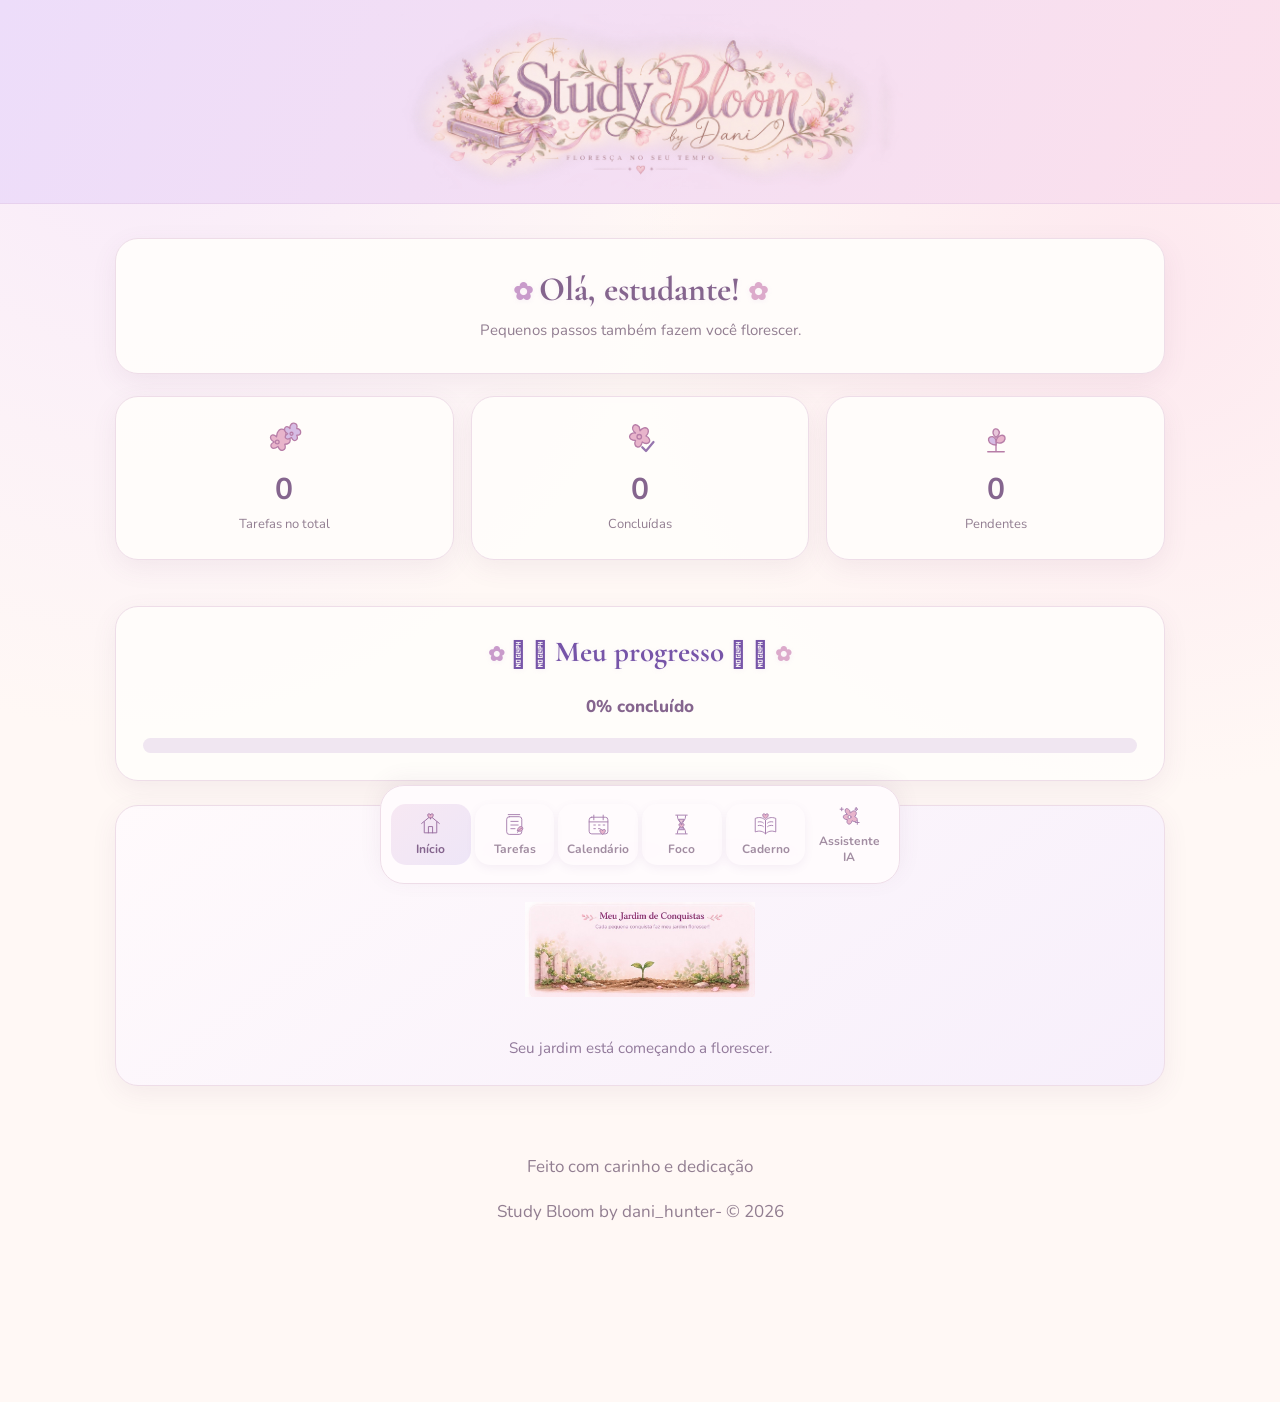
<file: index.html>
<!DOCTYPE html>
<html lang="pt-BR">
<head>
    <meta charset="UTF-8">
    <meta name="viewport" content="width=device-width, initial-scale=1.0">
    <title>Study Bloom ˗ˏˋ 🍒 ˎˊ˗ </title>
    <link rel="stylesheet" href="style.css">
</head>
<body>

<!-- BIBLIOTECA DE ÍCONES STUDY BLOOM -->
<svg xmlns="http://www.w3.org/2000/svg"
     style="position:absolute;width:0;height:0;overflow:hidden"
     aria-hidden="true">

  <!-- INÍCIO: casinha com flor -->
  <symbol id="icon-inicio" viewBox="0 0 48 48">
    <g fill="none" stroke="currentColor" stroke-width="1.8"
       stroke-linecap="round" stroke-linejoin="round">
      <path d="M7 22 24 8l17 14"/>
      <path d="M12 19v21h24V19"/>
      <path d="M20 40V28h8v12"/>
      <path d="M24 5c-5-5-9 2 0 8 9-6 5-13 0-8Z"
            fill="#E8B4CB"/>
      <path d="M24 13v-2"/>
    </g>
  </symbol>

  <!-- TAREFAS: lista com folhinha -->
  <symbol id="icon-tarefas" viewBox="0 0 48 48">
    <g fill="none" stroke="currentColor" stroke-width="1.8"
       stroke-linecap="round" stroke-linejoin="round">
      <rect x="9" y="9" width="29" height="34" rx="5"/>
      <path d="M17 18h14M17 25h14M17 32h8"/>
      <path d="M12 5h22"/>
      <path d="M30 36c-1-8 9-11 10-5 0 5-5 8-10 5Z"
            fill="#E8B4CB"/>
      <path d="M30 39c2-4 4-6 8-8"/>
    </g>
  </symbol>

  <!-- CALENDÁRIO: pequeno detalhe floral -->
  <symbol id="icon-calendario" viewBox="0 0 48 48">
    <g fill="none" stroke="currentColor" stroke-width="1.8"
       stroke-linecap="round" stroke-linejoin="round">
      <rect x="6" y="10" width="36" height="32" rx="5"/>
      <path d="M6 19h36M15 6v9M33 6v9"/>
      <path d="M15 25h3m6 0h3m6 0h3M15 32h3m6 0h3"/>
      <path d="M32 35c-5-5-9 2 0 8 9-6 5-13 0-8Z"
            fill="#E8B4CB"/>
    </g>
  </symbol>

  <!-- FOCO: ampulheta com folhas -->
  <symbol id="icon-foco" viewBox="0 0 48 48">
    <g fill="none" stroke="currentColor" stroke-width="1.8"
       stroke-linecap="round" stroke-linejoin="round">
      <path d="M13 6h22M13 42h22M16 7c0 9 5 11 8 17-3 6-8 8-8 17M32 7c0 9-5 11-8 17 3 6 8 8 8 17"/>
      <path d="M19 14h10l-5 8Z" fill="#E8C6DA"/>
      <path d="M19 34h10l-5-8Z" fill="#D6BCE4"/>
      <path d="M24 24c-5-5-8 2 0 6 8-4 5-11 0-6Z"
            fill="#E8B4CB"/>
    </g>
  </symbol>

  <!-- CADERNO: livro aberto e flor -->
  <symbol id="icon-caderno" viewBox="0 0 48 48">
    <g fill="none" stroke="currentColor" stroke-width="1.8"
       stroke-linecap="round" stroke-linejoin="round">
      <path d="M5 12c8-3 14-1 19 4v26c-5-5-11-7-19-4Z"/>
      <path d="M43 12c-8-3-14-1-19 4v26c5-5 11-7 19-4Z"/>
      <path d="M10 19c4-1 8 0 10 2M10 26c4-1 8 0 10 2M38 19c-4-1-8 0-10 2M38 26c-4-1-8 0-10 2"/>
      <path d="M24 5c-5-5-9 2 0 8 9-6 5-13 0-8Z"
            fill="#E8B4CB"/>
    </g>
  </symbol>

  <!-- ASSISTENTE: flor e pequenos brilhos -->
  <symbol id="icon-assistente" viewBox="0 0 48 48">
    <g fill="none" stroke="currentColor" stroke-width="1.8"
       stroke-linecap="round" stroke-linejoin="round">
      <path d="M24 12c-8-9-12 2-4 8-10-1-11 10 0 10-4 9 7 13 9 2 8 6 15-3 5-8 8-8-1-16-8-7Z"
            fill="#E8B4CB"/>
      <circle cx="24" cy="25" r="3" fill="#FFF8F5"/>
      <path d="M9 7v6M6 10h6M39 32v7M35.5 35.5h7"/>
      <path d="m37 7 1 2 2 1-2 1-1 2-1-2-2-1 2-1Z"
            fill="#D6BCE4"/>
    </g>
  </symbol>

  <!-- TOTAL: conjunto floral -->
  <symbol id="icon-total" viewBox="0 0 48 48">
    <g fill="none" stroke="currentColor" stroke-width="1.7"
       stroke-linecap="round" stroke-linejoin="round">
      <path d="M14 21c-7-7-12 2-3 7-9 4-3 12 5 6 3 9 12 5 9-3 9 0 10-10 1-11 3-9-7-13-11-4Z"
            fill="#E8B4CB"/>
      <circle cx="15" cy="28" r="2.5"/>
      <path d="M32 10c-6-7-11 2-3 7-7 4-2 10 5 5 3 8 10 3 7-3 7 0 7-8 0-9 2-7-6-10-9-3Z"
            fill="#D6BCE4"/>
      <circle cx="34" cy="17" r="2"/>
    </g>
  </symbol>

  <!-- CONCLUÍDAS: flor com confirmação -->
  <symbol id="icon-concluidas" viewBox="0 0 48 48">
    <g fill="none" stroke="currentColor" stroke-width="1.8"
       stroke-linecap="round" stroke-linejoin="round">
      <path d="M23 8c-7-8-13 2-5 8-10-1-11 10 0 10-4 9 7 13 9 2 8 6 15-3 5-8 8-8-1-16-8-7Z"
            fill="#E8B4CB"/>
      <circle cx="23" cy="21" r="3"/>
      <path d="m27 35 5 5 10-12" stroke="#9675AE" stroke-width="3"/>
    </g>
  </symbol>

  <!-- PENDENTES: botão floral em crescimento -->
  <symbol id="icon-pendentes" viewBox="0 0 48 48">
    <g fill="none" stroke="currentColor" stroke-width="1.8"
       stroke-linecap="round" stroke-linejoin="round">
      <path d="M24 40V24"/>
      <path d="M24 32c-12-1-13-12-4-11 4 2 5 6 4 11Z"
            fill="#D6BCE4"/>
      <path d="M24 28c1-10 13-12 12-4-1 5-7 7-12 4Z"
            fill="#E8B4CB"/>
      <path d="M24 22c-8-7-2-15 3-10 3 3 1 7-3 10Z"
            fill="#E8C6DA"/>
      <path d="M13 41h22"/>
    </g>
  </symbol>
</svg>

    <header class="topo">
    <img
        src="C63B5242-986A-4EAE-A647-ECEAA6ABEFCC.png"
        alt="Study Bloom by Dani — Floresça no seu tempo"
        class="logo-bloom"
    >
</header>

    <main class="painel">
    <section id="inicio" class="aba-conteudo ativa">

        <section class="boas-vindas">
            <h2>Olá, estudante! </h2>
            <p>Pequenos passos também fazem você florescer.</p>
        </section>

        <section class="resumo">
            
<div class="cartao">
    <svg class="icone-bloom"><use href="#icon-total"/></svg>
    <h3 id="total-tarefas">0</h3>
    <p>Tarefas no total</p>
</div>

<div class="cartao">
    <svg class="icone-bloom"><use href="#icon-concluidas"/></svg>
    <h3 id="tarefas-concluidas">0</h3>
    <p>Concluídas</p>
</div>

<div class="cartao">
    <svg class="icone-bloom"><use href="#icon-pendentes"/></svg>
    <h3 id="tarefas-pendentes">0</h3>
    <p>Pendentes</p>
</div>

        </section>
            
<section class="progresso">
    <h2>𓆝 𓆟 Meu progresso 𓆞 𓆝 </h2>
    <p id="texto-progresso">0% concluído</p>

        <div class="barra-fundo">
        <div id="barra-progresso"></div>
    </div>
</section>

<!-- Jardim de Conquistas: apenas na aba Início -->
<section class="jardim-conquistas">
    <h2>Meu Jardim de Conquistas</h2>

    <img
        id="imagem-jardim"
        src="jardim-0.png.jpg"
        alt="Ilustração do jardim no início do progresso"
        class="imagem-jardim"
    >

    <p id="mensagem-jardim">
        Cada pequena conquista faz o jardim florescer.
    </p>
</section>

        
</section>

<section id="calendario" class="aba-conteudo">


    <section class="calendario">
    <h2>Meu calendário de estudos</h2>

    <div class="controles-calendario">
        <button id="mes-anterior">◀</button>
        <h3 id="mes-ano"></h3>
        <button id="proximo-mes">▶</button>
    </div>

    <div id="dias-semana" class="dias-semana">
        <span>Dom</span>
        <span>Seg</span>
        <span>Ter</span>
        <span>Qua</span>
        <span>Qui</span>
        <span>Sex</span>
        <span>Sáb</span>
    </div>

    <div id="dias-calendario" class="dias-calendario"></div>

    <div class="planejamento-dia">
        <h3 id="data-selecionada">Escolha um dia 🪷</h3>

        <input
            type="text"
            id="tarefa-calendario"
            placeholder="O que você vai estudar?"
        >

        <button id="adicionar-calendario">
            + Adicionar estudo
        </button>

        <ul id="lista-calendario"></ul>
    </div>
</section>
</section>
<section id="foco" class="aba-conteudo">
    <section class="pomodoro">
<h2>⏱️ Hora de florescer!</h2>

<p id="modo-pomodoro">Hora de estudar ♡</p>

<div id="cronometro">25:00</div>

<div class="botoes-pomodoro">
<button id="iniciar-pomodoro">▶️ Iniciar</button>
<button id="reiniciar-pomodoro">🔄 Reiniciar</button>
</div>

<p id="mensagem-pomodoro">
Um passo de cada vez! 
</p>
</section>
</section>
        
        <section id="tarefas" class="aba-conteudo">
    <section class="tarefas">
            <h2>♡ Minhas tarefas ♡</h2>

            <form id="form-tarefa">
                <input
                    type="text"
                    id="nova-tarefa"
                    placeholder="O que você precisa estudar?"
                    aria-label="Nova tarefa"
                >
                <button type="submit">+ Adicionar</button>
            </form>

            <ul id="lista-tarefas">
                <li class="mensagem-vazia">
                    Suas tarefas aparecerão aqui! 🌸
                </li>
            </ul>
        </section>
        </section>
        
<!-- CADERNO DIGITAL 🌷 -->

<section id="caderno" class="aba-conteudo">

    <section class="caderno-digital">

        <h2>📚 Meu cantinho de anotações</h2>

        <p>
            Um espaço especial para guardar seus aprendizados. ♡
        </p>

        <div class="nova-anotacao">

            <input
                type="text"
                id="titulo-anotacao"
                placeholder="Nome da anotação..."
            >

            <select id="materia-anotacao">
                <option value="">Escolha uma matéria</option>
                <option value="Português">Português</option>
                <option value="Matemática">Matemática</option>
                <option value="História">História</option>
                <option value="Geografia">Geografia</option>
                <option value="Biologia">Biologia</option>
                <option value="Química">Química</option>
                <option value="Física">Física</option>
                <option value="Outra">Outra</option>
            </select>

            <textarea
                id="conteudo-anotacao"
                placeholder="Escreva suas anotações aqui..."
                rows="7"
            ></textarea>

            <button id="salvar-anotacao">
                🌷 Salvar anotação
            </button>

        </div>

        <div id="lista-anotacoes">

            <p class="mensagem-vazia">
                Seu caderninho está esperando suas primeiras anotações! 💗
            </p>

        </div>

    </section>

</section>

        <footer>
            <p>Feito com carinho e dedicação</p>
            <p>Study Bloom by dani_hunter- © 2026</p>
        </footer>

        
<nav class="menu-inferior" aria-label="Navegação principal">

    <button type="button" class="item-menu ativo" data-aba="inicio">
        <svg class="icone-bloom"><use href="#icon-inicio"/></svg>
        <span>Início</span>
    </button>

    <button type="button" class="item-menu" data-aba="tarefas">
        <svg class="icone-bloom"><use href="#icon-tarefas"/></svg>
        <span>Tarefas</span>
    </button>

    <button type="button" class="item-menu" data-aba="calendario">
        <svg class="icone-bloom"><use href="#icon-calendario"/></svg>
        <span>Calendário</span>
    </button>

    <button type="button" class="item-menu" data-aba="foco">
        <svg class="icone-bloom"><use href="#icon-foco"/></svg>
        <span>Foco</span>
    </button>

    <button type="button" class="item-menu" data-aba="caderno">
        <svg class="icone-bloom"><use href="#icon-caderno"/></svg>
        <span>Caderno</span>
    </button>

    <a href="assistente/index.html" class="item-menu item-assistente">
        <svg class="icone-bloom"><use href="#icon-assistente"/></svg>
        <span>Assistente IA</span>
    </a>

</nav>


    </main>
<script src="script.js"></script>
</body>
</html>
</file>
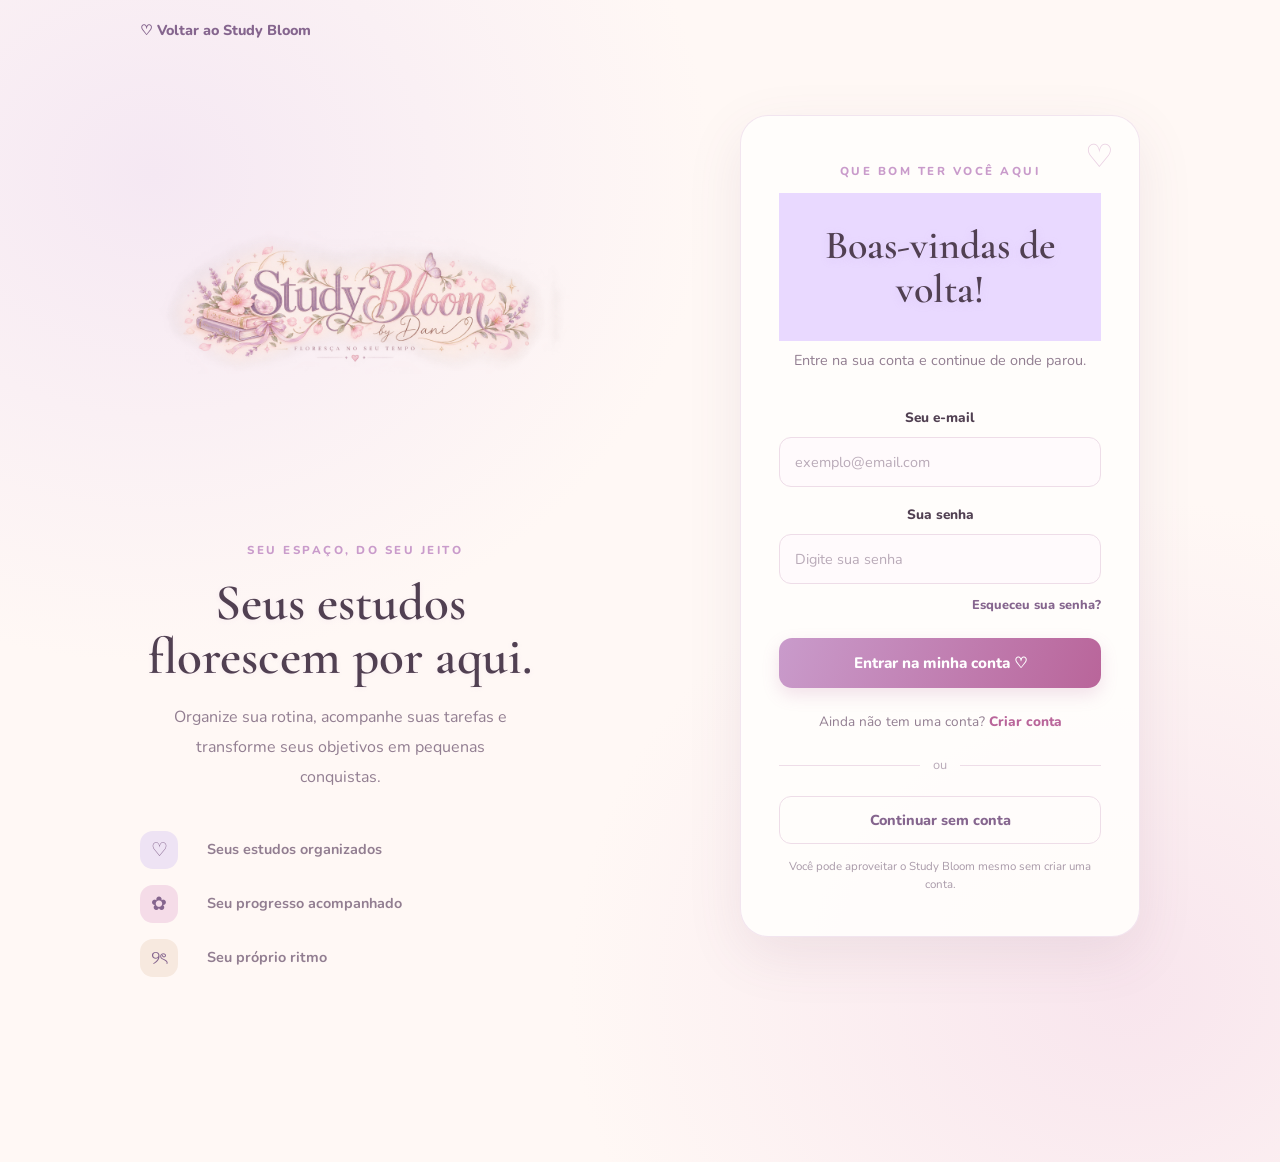
<file: conta.html>
<!DOCTYPE html>
<html lang="pt-BR">
<head>
    <meta charset="UTF-8">
    <meta name="viewport" content="width=device-width, initial-scale=1.0">
    <meta name="theme-color" content="#fff8f5">
    <title>Minha conta | Study Bloom</title>
    <link rel="stylesheet" href="style.css">
</head>

<body class="pagina-conta">

    <main class="conta-layout">

        <a href="index.html" class="conta-voltar">
            ♡ Voltar ao Study Bloom
        </a>

        <section class="conta-apresentacao">

            <img
                src="C63B5242-986A-4EAE-A647-ECEAA6ABEFCC.png"
                alt="Study Bloom"
                class="logo-conta"
            >

            <span class="conta-etiqueta">
                SEU ESPAÇO, DO SEU JEITO
            </span>

            <h2>Seus estudos florescem por aqui.</h2>

            <p>
                Organize sua rotina, acompanhe suas tarefas e
                transforme seus objetivos em pequenas conquistas.
            </p>

            <div class="conta-beneficios">
                <div class="conta-beneficio">
                    <span>♡</span>
                    <p>Seus estudos organizados</p>
                </div>

                <div class="conta-beneficio">
                    <span>✿</span>
                    <p>Seu progresso acompanhado</p>
                </div>

                <div class="conta-beneficio">
                    <span>୨ৎ</span>
                    <p>Seu próprio ritmo</p>
                </div>
            </div>

        </section>

        <section class="conta-cartao">

            <div class="conta-card-detalhe">♡</div>

            <span class="conta-etiqueta">
                QUE BOM TER VOCÊ AQUI
            </span>

            <h1>Boas-vindas de volta!</h1>

            <p class="conta-descricao">
                Entre na sua conta e continue de onde parou.
            </p>

            <form id="form-login">

                <label for="email-login">Seu e-mail</label>
                <input
                    type="email"
                    id="email-login"
                    placeholder="exemplo@email.com"
                    required
                >

                <label for="senha-login">Sua senha</label>
                <input
                    type="password"
                    id="senha-login"
                    placeholder="Digite sua senha"
                    required
                >

                <a href="#" id="recuperar-senha">
                    Esqueceu sua senha?
                </a>

                <button type="submit">
                    Entrar na minha conta ♡
                </button>

            </form>

            <p class="conta-cadastro">
                Ainda não tem uma conta?
                <a href="#" id="mostrar-cadastro">Criar conta</a>
            </p>

            <div class="conta-divisor">
                <span>ou</span>
            </div>

            <a href="index.html" class="conta-convidado">
                Continuar sem conta
            </a>

            <small>
                Você pode aproveitar o Study Bloom mesmo sem criar uma conta.
            </small>

        </section>

    </main>

</body>
</html>
</file>
<file: style.css>
@import url('https://fonts.googleapis.com/css2?family=Cormorant+Garamond:wght@500;600;700&family=Nunito:wght@400;600;700;800&display=swap');
/* Cores e visual do Study Bloom */


body {
    margin: 0;
    font-family: 'Nunito', sans-serif;
    background: linear-gradient(
        135deg,
        #fff5fa 0%,
        #f9efff 50%,
        #fff0f7 100%
    );
    background-attachment: fixed;
    color: #45405c;
    text-align: center;
    min-height: 100vh;
}

/* Cabeçalho */

h1 {
    background: #e9d9ff;
    color: #7654a8;
    padding: 30px 15px;
    margin: 0;
    font-size: 36px;
}

h2 {
    color: #a16db5;
    margin-top: 40px;
}

/* Textos */

p {
    font-size: 17px;
    line-height: 1.7;
    padding: 0 15px;
}

/* Botão principal */

button {
    background: #f2a8ca;
    color: #ffffff;
    border: none;
    padding: 14px 24px;
    border-radius: 25px;
    font-size: 16px;
    cursor: pointer;
    transition: 0.3s;
}

button:hover {
    background: #dc83b0;
    transform: scale(1.05);
}


/* Painel principal */

.topo {
    background: linear-gradient(135deg, #e9d9ff, #ffdcec);
    padding: 25px 15px;
}

.topo h1 {
    background: transparent;
    padding: 10px;
}

.topo p {
    margin-bottom: 0;
}

.painel {
    width: 90%;
    max-width: 900px;
    margin: 30px auto;
}

.boas-vindas {
    background: #ffffff;
    padding: 20px;
    border-radius: 18px;
    margin-bottom: 25px;
    box-shadow: 0 4px 15px #e8cde633;
}

.resumo {
    display: grid;
    grid-template-columns: repeat(3, minmax(0, 1fr));
    gap: 15px;
    margin-bottom: 35px;
}

.cartao {
    background: #ffffff;
    padding: 20px 10px;
    border-radius: 18px;
    box-shadow: 0 4px 15px #e8cde633;
}

.cartao span {
    font-size: 28px;
}

.cartao h3 {
    color: #a16db5;
    font-size: 28px;
    margin: 10px 0;
}

.cartao p {
    font-size: 14px;
    padding: 0;
}

.tarefas {
    background: #ffffff;
    padding: 25px;
    border-radius: 18px;
    box-shadow: 0 4px 15px #e8cde633;
}

#form-tarefa {
    display: flex;
    gap: 10px;
    margin: 20px 0;
}

#nova-tarefa {
    flex: 1;
    min-width: 0;
    padding: 12px;
    border: 1px solid #e5c9f1;
    border-radius: 12px;
    font-size: 15px;
}

#lista-tarefas {
    padding: 0;
    list-style: none;
}

.mensagem-vazia {
    color: #9b8da5;
    padding: 15px 0;
}

footer {
    margin-top: 35px;
    padding: 15px;
    color: #998aa3;
    font-size: 13px;
}

/* Ajuste para celulares */

@media (max-width: 500px) {
    .resumo {
        gap: 8px;
    }

    .cartao {
        padding: 15px 5px;
    }

    .cartao p {
        font-size: 12px;
    }

    .tarefas {
        padding: 16px;
    }

    #form-tarefa {
        flex-direction: column;
    }

    #form-tarefa button {
        width: 100%;
    }
}
/* Cronômetro Pomodoro 🌷 */

.pomodoro {
background: linear-gradient(135deg, #ffffff, #fff0f7);
padding: 25px;
border-radius: 18px;
margin-bottom: 30px;
box-shadow: 0 4px 15px #e8cde633;
}

#modo-pomodoro {
color: #a16db5;
font-weight: bold;
}

#cronometro {
font-size: 56px;
font-weight: bold;
color: #7654a8;
margin: 20px 0;
font-variant-numeric: tabular-nums;
}

.botoes-pomodoro {
display: flex;
justify-content: center;
gap: 10px;
flex-wrap: wrap;
}

#mensagem-pomodoro {
color: #998aa3;
margin-top: 20px;
font-size: 15px;
}

/* ===== BARRA DE PROGRESSO ===== */

.progresso {
    background: #fff0f7;
    padding: 20px;
    margin: 25px 0;
    border-radius: 18px;
    box-shadow: 0 4px 10px #e9d9ff;
}

.progresso h2 {
    color: #7654a8;
    margin-top: 0;
}

#texto-progresso {
    color: #7654a8;
    font-weight: bold;
}

.barra-fundo {
    width: 100%;
    height: 22px;
    background: #eadcf8;
    border-radius: 20px;
    overflow: hidden;
}

#barra-progresso {
    width: 0%;
    height: 100%;
    background: linear-gradient(90deg, #e9a8d4, #b99ae8);
    border-radius: 20px;
    transition: width 0.4s ease;
}

/* ===== CALENDÁRIO DE ESTUDOS ===== */
.calendario {
    background: #fff0f7;
    padding: 20px;
    margin: 25px 0;
    border-radius: 18px;
    box-shadow: 0 4px 10px #e9d9ff;
}

.calendario h2 {
    color: #7654a8;
    margin-top: 0;
    text-align: center;
}

.controles-calendario {
    display: flex;
    justify-content: space-between;
    align-items: center;
    gap: 10px;
    margin: 20px 0;
}

.controles-calendario h3 {
    color: #7654a8;
    text-transform: capitalize;
    text-align: center;
    margin: 0;
}

.controles-calendario button {
    background: #d9c2f0;
    color: #7654a8;
    border: none;
    border-radius: 10px;
    padding: 8px 12px;
    font-size: 16px;
    cursor: pointer;
}

.dias-semana,
.dias-calendario {
    display: grid;
    grid-template-columns: repeat(7, minmax(0, 1fr));
    gap: 5px;
    text-align: center;
}

.dias-semana span {
    color: #7654a8;
    font-size: 12px;
    font-weight: bold;
    padding: 8px 0;
}

.dias-calendario button {
    min-width: 0;
    padding: 10px 0;
    border: 1px solid #eadcf8;
    border-radius: 10px;
    background: #ffffff;
    color: #7654a8;
    font: inherit;
    cursor: pointer;
}

.dias-calendario button:hover {
    background: #f2dff0;
}

.dias-calendario button.selecionado {
    background: #d9c2f0;
    border: 2px solid #a985d6;
    font-weight: bold;
}

.dias-calendario button.hoje {
    box-shadow: inset 0 0 0 2px #e9a8d4;
}

.planejamento-dia {
    margin-top: 24px;
    padding-top: 16px;
    border-top: 1px solid #eadcf8;
}

.planejamento-dia h3 {
    color: #7654a8;
}

#tarefa-calendario {
    box-sizing: border-box;
    width: 100%;
    padding: 12px;
    margin-bottom: 10px;
    border: 1px solid #d9c2f0;
    border-radius: 10px;
    font: inherit;
}

#adicionar-calendario {
    background: #d9b4df;
    color: #563b78;
    border: none;
    border-radius: 10px;
    padding: 11px 15px;
    font: inherit;
    font-weight: bold;
    cursor: pointer;
}

#adicionar-calendario:hover {
    background: #c9a0d5;
}

#lista-calendario {
    padding-left: 22px;
    color: #7654a8;
}

#lista-calendario li {
    margin: 10px 0;
    overflow-wrap: anywhere;
}

@media (max-width: 400px) {
    .calendario {
        padding: 12px;
    }

    .dias-semana,
    .dias-calendario {
        gap: 3px;
    }

    .dias-calendario button {
        padding: 9px 0;
        font-size: 13px;
    }
}

/* ===== CORREÇÃO DO CALENDÁRIO ===== */

.calendario {
    display: block !important;
    width: 100%;
    box-sizing: border-box;
    background: #fff0f7;
    padding: 20px;
    margin: 25px 0;
    border-radius: 18px;
    box-shadow: 0 4px 10px #e9d9ff;
}

.controles-calendario {
    display: flex !important;
    flex-direction: row !important;
    justify-content: space-between !important;
    align-items: center !important;
    gap: 10px;
    width: 100%;
}

.controles-calendario button {
    display: inline-flex !important;
    flex: 0 0 42px !important;
    width: 42px !important;
    height: 42px !important;
    padding: 0 !important;
    align-items: center;
    justify-content: center;
    border-radius: 12px !important;
    font-size: 18px !important;
}

.controles-calendario h3 {
    flex: 1;
    text-align: center;
    font-size: 18px;
    margin: 0;
}

.dias-semana,
.dias-calendario {
    display: grid !important;
    grid-template-columns: repeat(7, minmax(0, 1fr)) !important;
    gap: 5px !important;
    width: 100%;
    box-sizing: border-box;
    text-align: center;
}

.dias-semana span {
    display: block !important;
    min-width: 0;
    font-size: 12px;
    padding: 8px 0;
    color: #7654a8;
    font-weight: bold;
}

.dias-calendario button {
    display: block !important;
    width: 100% !important;
    min-width: 0 !important;
    height: 42px !important;
    padding: 0 !important;
    margin: 0 !important;
    box-sizing: border-box;
    border: 1px solid #eadcf8;
    border-radius: 10px !important;
    background: white;
    color: #7654a8;
    font-size: 14px !important;
}

.dias-calendario button.selecionado {
    background: #d9c2f0 !important;
    border: 2px solid #a985d6 !important;
}

.dias-calendario button.hoje {
    box-shadow: inset 0 0 0 2px #e9a8d4;
}

.dias-calendario span {
    min-width: 0;
}

.planejamento-dia {
    width: 100%;
    box-sizing: border-box;
}

#tarefa-calendario {
    display: block;
    width: 100%;
    box-sizing: border-box;
}

#adicionar-calendario {
    display: block;
    width: 100%;
    box-sizing: border-box;
    margin-top: 8px;
}

@media (max-width: 400px) {
    .calendario {
        padding: 12px;
    }

    .dias-semana,
    .dias-calendario {
        gap: 3px !important;
    }

    .dias-calendario button {
        height: 36px !important;
        font-size: 12px !important;
    }
}

/* ===== NAVEGAÇÃO DO JARDIM ENCANTADO 🌷 ===== */

.aba-conteudo {
    display: none;
}

.aba-conteudo.ativa {
    display: block;
    animation: florescer 0.3s ease;
}

@keyframes florescer {
    from {
        opacity: 0;
        transform: translateY(8px);
    }

    to {
        opacity: 1;
        transform: translateY(0);
    }
}

/* Menu fixo inferior */

.menu-inferior {
    position: fixed;
    bottom: 0;
    left: 0;
    width: 100%;
    box-sizing: border-box;
    display: flex;
    justify-content: space-around;
    align-items: center;
    gap: 4px;
    padding: 10px 8px calc(10px + env(safe-area-inset-bottom));
    background: rgba(255, 250, 253, 0.97);
    border-top: 1px solid #f0d8ed;
    box-shadow: 0 -4px 18px #a985d61a;
    z-index: 1000;
}

.item-menu {
    flex: 1;
    display: flex;
    flex-direction: column;
    align-items: center;
    justify-content: center;
    gap: 4px;
    padding: 8px 2px;
    border-radius: 16px;
    background: transparent;
    color: #998aa3;
    font-family: inherit;
    font-size: 12px;
    font-weight: 700;
    transform: none;
}

.item-menu:hover {
    background: #fff0f7;
    color: #a16db5;
    transform: none;
}

.item-menu.ativo {
    background: #f7e7f8;
    color: #7654a8;
}

.icone-menu {
    font-size: 21px;
    line-height: 1.2;
}

/* Espaço para o menu não cobrir o conteúdo */

body {
    padding-bottom: 90px;
}

@media (min-width: 700px) {
    .menu-inferior {
        max-width: 520px;
        left: 50%;
        transform: translateX(-50%);
        bottom: 16px;
        border: 1px solid #f0d8ed;
        border-radius: 24px;
        padding: 10px;
    }

    body {
        padding-bottom: 110px;
    }
}

/* ===== CARTÕES DO JARDIM ENCANTADO 🌷 ===== */

.boas-vindas,
.cartao,
.progresso,
.calendario,
.pomodoro,
.tarefas {
    border: 1px solid rgba(226, 195, 235, 0.75);
    border-radius: 24px;
    box-shadow: 0 8px 24px rgba(130, 91, 157, 0.10);
    transition: box-shadow 0.25s ease, border-color 0.25s ease;
}

.boas-vindas,
.cartao,
.progresso,
.calendario,
.pomodoro,
.tarefas {
    background-color: rgba(255, 255, 255, 0.88);
}

/* ===== BRILHO SUAVE DE FLORES 🌷 ===== */

@media (hover: hover) {
    .boas-vindas:hover,
    .cartao:hover,
    .progresso:hover,
    .calendario:hover,
    .pomodoro:hover,
    .tarefas:hover {
        box-shadow: 0 12px 30px rgba(130, 91, 157, 0.16);
        border-color: #d9b8e8;
    }
}

/* ===== BOTÕES FLORIDOS 🌸 ===== */

button {
    border-radius: 16px;
    transition:
        background-color 0.25s ease,
        box-shadow 0.25s ease,
        transform 0.2s ease;
}

button:active {
    transform: scale(0.97);
}

button:focus-visible {
    outline: 3px solid #d9b8e8;
    outline-offset: 3px;
}

/* ===== TÍTULOS ENCANTADOS 🌷 ===== */

h1,
h2 {
    color: #7654a8;
    letter-spacing: 0.3px;
}

h1 {
    text-shadow: 0 2px 10px rgba(190, 151, 214, 0.18);
}

h2 {
    text-shadow: 0 1px 5px rgba(190, 151, 214, 0.12);
}

/* ===== PROGRESSO FLORIDO 🌸 ===== */

.progresso {
    overflow: hidden;
}

.progresso progress {
    width: 100%;
    height: 14px;
    border: none;
    border-radius: 999px;
    overflow: hidden;
    accent-color: #b58ad9;
}

.progresso progress::-webkit-progress-bar {
    background-color: #f3e5f6;
    border-radius: 999px;
}

.progresso progress::-webkit-progress-value {
    background: linear-gradient(90deg, #e8a9d1, #b58ad9);
    border-radius: 999px;
}

.progresso progress::-moz-progress-bar {
    background: linear-gradient(90deg, #e8a9d1, #b58ad9);
    border-radius: 999px;
}

/* ===== LISTA DE TAREFAS FLORIDA 🌷 ===== */

#lista-tarefas li {
    margin: 10px 0;
    padding: 14px 16px;
    border: 1px solid #f0dff2;
    border-radius: 18px;
    background: linear-gradient(135deg, #fffafd, #fcf5ff);
    box-shadow: 0 4px 12px rgba(130, 91, 157, 0.07);
    transition: background-color 0.2s ease, box-shadow 0.2s ease;
}

#lista-tarefas li:has(input[type="checkbox"]:checked) {
    background: #f8f0fa;
    border-color: #e4d1ed;
}

/* ===== CALENDÁRIO ENCANTADO 🌷 ===== */

.dias-calendario button {
    border-radius: 12px;
    transition:
        background-color 0.2s ease,
        color 0.2s ease,
        box-shadow 0.2s ease;
}

.dias-calendario button:hover {
    background-color: #f7e8fb;
    color: #7654a8;
}

.dias-calendario button.selecionado {
    background: linear-gradient(135deg, #cda8e8, #e9b5d7);
    color: #ffffff;
    box-shadow: 0 3px 10px rgba(130, 91, 157, 0.18);
}

/* ===== CANTINHO DO FOCO 🌷 ===== */

.pomodoro {
    background: linear-gradient(145deg, #fffafd, #f8efff);
}

.pomodoro h2 {
    color: #8c65b5;
}

.pomodoro button {
    box-shadow: 0 4px 12px rgba(130, 91, 157, 0.10);
}

.pomodoro button:active {
    box-shadow: 0 2px 6px rgba(130, 91, 157, 0.12);
}

/* ===== FLORES DECORATIVAS 🌸 ===== */

.boas-vindas h2::before,
.progresso h2::before,
.calendario h2::before,
.pomodoro h2::before,
.tarefas h2::before {
    content: "✿ ";
    color: #d99acb;
    font-size: 0.9em;
}

.boas-vindas h2::after,
.progresso h2::after,
.calendario h2::after,
.pomodoro h2::after,
.tarefas h2::after {
    content: " ✿";
    color: #b99adf;
    font-size: 0.9em;
}

/* ===== BRILHO MÁGICO DO JARDIM ✨ ===== */

.boas-vindas,
.cartao,
.progresso,
.calendario,
.pomodoro,
.tarefas {
    position: relative;
    isolation: isolate;
}

.boas-vindas::after,
.cartao::after,
.progresso::after,
.calendario::after,
.pomodoro::after,
.tarefas::after {
    content: "";
    position: absolute;
    top: 10px;
    right: 14px;
    width: 9px;
    height: 9px;
    border-radius: 50%;
    background: #f2c5e5;
    box-shadow:
        0 0 10px rgba(217, 154, 203, 0.35),
        0 0 20px rgba(185, 154, 223, 0.18);
    pointer-events: none;
}

/* ===== ABAS QUE FLORESCEM 🌸 ===== */

@keyframes florescerJardim {
    from {
        opacity: 0;
        transform: translateY(10px);
    }

    to {
        opacity: 1;
        transform: translateY(0);
    }
}

.aba-conteudo.ativa {
    animation: florescerJardim 0.35s ease-out;
}

@media (prefers-reduced-motion: reduce) {
    .aba-conteudo.ativa {
        animation: none;
    }
}

/* ===== MENU FLORIDO 🌷 ===== */

.item-menu {
    transition:
        background-color 0.25s ease,
        color 0.25s ease,
        box-shadow 0.25s ease;
}

.item-menu.ativo {
    background: linear-gradient(
        135deg,
        #f9e8f7,
        #eee3fb
    );
    color: #7654a8;
    box-shadow: 0 3px 12px rgba(130, 91, 157, 0.10);
}

.item-menu.ativo .icone-menu {
    filter: drop-shadow(0 2px 3px rgba(185, 154, 223, 0.25));
}

@media (prefers-reduced-motion: reduce) {
    .item-menu {
        transition: none;
    }
}

/* ===== JARDIM ENCANTADO NO CELULAR 📱 ===== */

@media (max-width: 600px) {
    .painel {
        padding: 14px;
    }

    .boas-vindas,
    .cartao,
    .progresso,
    .calendario,
    .pomodoro,
    .tarefas {
        border-radius: 20px;
    }

    .boas-vindas h2,
    .progresso h2,
    .calendario h2,
    .pomodoro h2,
    .tarefas h2 {
        line-height: 1.4;
        overflow-wrap: anywhere;
    }

    .menu-inferior {
        gap: 2px;
        padding-left: 6px;
        padding-right: 6px;
    }

    .item-menu {
        min-width: 0;
        font-size: 11px;
    }

    .icone-menu {
        font-size: 20px;
    }
}

/* ===== CAMPOS DE TEXTO ENCANTADOS 🌸 ===== */

input:not([type="checkbox"]):not([type="radio"]),
textarea,
select {
    border: 1px solid #ead7f0;
    border-radius: 14px;
    background-color: #fffaff;
    color: #45405c;
    transition:
        border-color 0.2s ease,
        box-shadow 0.2s ease;
}

input:not([type="checkbox"]):not([type="radio"]):focus,
textarea:focus,
select:focus {
    border-color: #c49cdd;
    outline: none;
    box-shadow: 0 0 0 3px rgba(196, 156, 221, 0.2);
}

input::placeholder,
textarea::placeholder {
    color: #a99ab4;
    opacity: 1;
}

/* ===== TAREFAS CONCLUÍDAS COM CARINHO 🌸 ===== */

#lista-tarefas li:has(input[type="checkbox"]:checked) {
    background: linear-gradient(135deg, #f9f0fa, #f5edff);
    border-color: #e4d1ed;
}

#lista-tarefas li:has(input[type="checkbox"]:checked) label {
    color: #95869f;
    text-decoration: line-through;
    text-decoration-color: #c6a7d9;
    text-decoration-thickness: 1.5px;
}

/* ===== BOTÕES DO JARDIM ENCANTADO 🌷 ===== */

button:not(.item-menu) {
    box-shadow: 0 3px 10px rgba(130, 91, 157, 0.08);
}

button:not(.item-menu):hover {
    box-shadow: 0 5px 14px rgba(130, 91, 157, 0.14);
}

button:focus-visible {
    outline: 3px solid #d9b8e8;
    outline-offset: 3px;
}

@media (prefers-reduced-motion: reduce) {
    button {
        transition: none;
    }
}

/* ===== BOTÕES DO JARDIM ENCANTADO 🌷 ===== */

button:not(.item-menu) {
    box-shadow: 0 3px 10px rgba(130, 91, 157, 0.08);
}

button:not(.item-menu):hover {
    box-shadow: 0 5px 14px rgba(130, 91, 157, 0.14);
}

button:focus-visible {
    outline: 3px solid #d9b8e8;
    outline-offset: 3px;
}

@media (prefers-reduced-motion: reduce) {
    button {
        transition: none;
    }
}

/* ===== CONFORTO NO JARDIM 🌷 ===== */

@media (prefers-reduced-motion: reduce) {
    *,
    *::before,
    *::after {
        animation-duration: 0.01ms !important;
        animation-iteration-count: 1 !important;
        scroll-behavior: auto !important;
        transition-duration: 0.01ms !important;
    }
}

/* ===== JARDIM ENCANTADO NO NOTEBOOK 💻 ===== */

@media (min-width: 700px) {
    .painel {
        max-width: 900px;
        margin-left: auto;
        margin-right: auto;
    }

    .boas-vindas,
    .cartao,
    .progresso,
    .calendario,
    .pomodoro,
    .tarefas {
        margin-bottom: 22px;
    }
}

/* ===== TEXTINHOS DELICADOS 🌷 ===== */

p {
    line-height: 1.65;
}

small,
.legenda,
.descricao {
    color: #8f829b;
    line-height: 1.5;
}

::selection {
    background: #ead5f5;
    color: #514064;
}

/* ===== LOGO STUDY BLOOM BY DANI 🌸 ===== */

.topo {
    padding: 12px 16px;
    overflow: hidden;
}

.logo-bloom {
    display: block;
    width: 100%;
    max-width: 620px;
    height: auto;
    max-height: 180px;
    object-fit: contain;
    margin: 0 auto;
}

/* 🌸 Jardim de Conquistas */
.jardim-conquistas {
    margin: 25px 0;
    padding: 25px 20px;
    text-align: center;
    background: linear-gradient(145deg, #fff7fb, #f2eaff);
    border: 1px solid #f0d8f0;
    border-radius: 24px;
    box-shadow: 0 8px 22px rgba(190, 150, 205, 0.12);
}

.jardim-conquistas h2 {
    color: #a77bb7;
    margin-bottom: 10px;
}

.jardim-conquistas > p {
    color: #9b83a5;
    font-size: 14px;
}

.jardim-flores {
    display: flex;
    justify-content: center;
    align-items: flex-end;
    flex-wrap: wrap;
    gap: 14px;
    min-height: 100px;
    margin: 22px 0 14px;
    padding: 18px 12px;
    background: rgba(255, 255, 255, 0.65);
    border-radius: 20px;
}

.flor-jardim {
    display: inline-block;
    font-size: 35px;
    animation: florNasce 0.6s ease both;
    filter: drop-shadow(0 3px 3px rgba(180, 130, 190, 0.15));
}

@keyframes florNasce {
    from {
        opacity: 0;
        transform: translateY(12px) scale(0.5);
    }

    to {
        opacity: 1;
        transform: translateY(0) scale(1);
    }
}

@media (max-width: 480px) {
    .jardim-conquistas {
        padding: 20px 14px;
    }

    .flor-jardim {
        font-size: 30px;
    }
}

/* Jardim de Conquistas — ilustração delicada */
.jardim-conquistas {
    width: 100%;
    max-width: 420px;
    margin: 24px auto;
    padding: 20px 16px;
    box-sizing: border-box;
    text-align: center;
    background: linear-gradient(145deg, #fff8fc, #f7efff);
    border: 1px solid #efd8ef;
    border-radius: 22px;
    box-shadow: 0 6px 18px rgba(190, 145, 190, 0.12);
}

.jardim-conquistas h2 {
    margin-top: 0;
    font-size: 1.25rem;
    color: #a77bb5;
}

.imagem-jardim {
    display: block;
    width: 100%;
    max-width: 220px;
    height: 135px;
    object-fit: contain;
    margin: 12px auto;
    transition: opacity 0.35s ease, transform 0.35s ease;
}

.jardim-conquistas p {
    margin-bottom: 0;
    color: #927a9b;
    font-size: 0.95rem;
    line-height: 1.5;
}

@media (max-width: 480px) {
    .jardim-conquistas {
        padding: 16px 12px;
        margin: 18px auto;
    }

    .imagem-jardim {
        max-width: 190px;
        height: 115px;
    }
}
/* 🌸 Animações delicadas do Jardim de Conquistas */

@keyframes jardimFloresce {
from {
opacity: 0;
transform: translateY(12px) scale(0.98);
}
to {
opacity: 1;
transform: translateY(0) scale(1);
}
}

@keyframes florFlutua {
0%, 100% {
transform: translateY(0);
}
50% {
transform: translateY(-5px);
}
}

.jardim-conquistas {
animation: jardimFloresce 0.8s ease-out both;
}

.jardim-conquistas h2 {
animation: jardimFloresce 0.9s ease-out both;
}

.imagem-jardim {
    animation: florFlutua 2s ease-in-out infinite !important;
    transform-origin: center bottom;
    outline: 3px solid hotpink;
}

@keyframes florFlutua {
    0%, 100% {
        transform: translateY(0);
    }
    50% {
        transform: translateY(-20px);
    }
}

@media (prefers-reduced-motion: reduce) {
.jardim-conquistas,
.jardim-conquistas h2,
.imagem-jardim {
animation: none;
}
}

/* 🤖 Link do Assistente IA no menu */
a.item-menu {
    text-decoration: none;
    box-sizing: border-box;
    cursor: pointer;
}

/* ==========================================
   CADERNO DIGITAL STUDY BLOOM 🌷
========================================== */

/* Área principal do caderno */
#titulo-anotacao,
#materia-anotacao,
#conteudo-anotacao {
    display: block;
    width: 100%;
    box-sizing: border-box;
    margin: 12px 0;
    padding: 14px 16px;
    border: 1px solid #ead7f0;
    border-radius: 14px;
    background: #fffaff;
    color: #45405c;
    font-family: 'Nunito', sans-serif;
    font-size: 15px;
}

/* Campo de conteúdo */
#conteudo-anotacao {
    min-height: 160px;
    resize: vertical;
    line-height: 1.7;
}

/* Foco nos campos */
#titulo-anotacao:focus,
#materia-anotacao:focus,
#conteudo-anotacao:focus {
    outline: none;
    border-color: #c49cdd;
    box-shadow: 0 0 0 3px rgba(196, 156, 221, 0.18);
}

/* Botão salvar anotação */
#salvar-anotacao {
    display: block;
    width: 100%;
    max-width: 280px;
    margin: 18px auto 30px;
    padding: 14px 20px;
    border: none;
    border-radius: 16px;
    background: linear-gradient(135deg, #e9b5d7, #c5a5e8);
    color: #ffffff;
    font-family: 'Nunito', sans-serif;
    font-size: 16px;
    font-weight: 800;
    cursor: pointer;
    box-shadow: 0 5px 14px rgba(130, 91, 157, 0.12);
    transition: 0.25s ease;
}

#salvar-anotacao:hover {
    background: linear-gradient(135deg, #dc98c5, #b58ad9);
    transform: translateY(-2px);
}

/* Lista de anotações */
#lista-anotacoes {
    display: grid;
    grid-template-columns: repeat(auto-fit, minmax(230px, 1fr));
    gap: 18px;
    width: 100%;
    margin: 25px 0;
    box-sizing: border-box;
    text-align: left;
}

/* Cartões individuais */
.cartao-anotacao {
    position: relative;
    padding: 22px;
    box-sizing: border-box;
    border: 1px solid #efd8ef;
    border-radius: 20px;
    background: linear-gradient(145deg, #ffffff, #fff5fb);
    box-shadow: 0 6px 18px rgba(130, 91, 157, 0.09);
    transition: 0.25s ease;
    overflow-wrap: anywhere;
}

.cartao-anotacao:hover {
    transform: translateY(-4px);
    box-shadow: 0 10px 24px rgba(130, 91, 157, 0.15);
    border-color: #d9b8e8;
}

/* Pequeno detalhe decorativo */
.cartao-anotacao::before {
    content: "✿";
    position: absolute;
    top: 12px;
    right: 16px;
    color: #d99acb;
    font-size: 20px;
}

/* Título da anotação */
.cartao-anotacao h3 {
    margin: 0 25px 12px 0;
    color: #7654a8;
    font-size: 19px;
    font-weight: 800;
    overflow-wrap: anywhere;
}

/* Matéria */
.cartao-anotacao p:first-of-type {
    display: inline-block;
    margin: 0 0 14px;
    padding: 5px 12px;
    border-radius: 20px;
    background: #f4e8fa;
    color: #9069ac;
    font-size: 13px;
    font-weight: 700;
}

/* Conteúdo da anotação */
.cartao-anotacao p:last-of-type {
    margin: 0;
    padding: 0;
    color: #62566e;
    font-size: 14px;
    line-height: 1.8;
    white-space: pre-wrap;
    overflow-wrap: anywhere;
}

/* Mensagem quando não existem anotações */
#lista-anotacoes .mensagem-vazia {
    grid-column: 1 / -1;
    padding: 25px 15px;
    border: 1px dashed #d9b8e8;
    border-radius: 18px;
    background: #fff8fc;
    color: #a18baa;
    text-align: center;
    font-size: 15px;
}

/* Responsividade */
@media (max-width: 600px) {
    #lista-anotacoes {
        grid-template-columns: 1fr;
        gap: 14px;
    }

    .cartao-anotacao {
        padding: 19px;
    }

    #conteudo-anotacao {
        min-height: 140px;
    }

    #salvar-anotacao {
        max-width: 100%;
    }
}

/* =========================================
   STUDY BLOOM — NOVA IDENTIDADE VISUAL
   ========================================= */

:root {
    --bloom-fundo: #fff8f5;
    --bloom-branco: #fffdfb;
    --bloom-rosa: #f5dce8;
    --bloom-lavanda: #eee3f4;
    --bloom-orquidea: #c99bcb;
    --bloom-malva: #85658e;
    --bloom-texto: #514052;
    --bloom-suave: #927e91;
    --bloom-borda: #eedde8;
    --bloom-sombra: 0 8px 26px rgba(117, 79, 112, 0.08);
}

/* Fundo e tipografia */

body {
    background:
        radial-gradient(ellipse at 10% 5%, #f8eafa 0, transparent 35%),
        radial-gradient(ellipse at 90% 20%, #fde8ef 0, transparent 32%),
        var(--bloom-fundo);
    color: var(--bloom-texto);
    font-family: 'Nunito', sans-serif;
}

h1, h2, h3 {
    font-family: 'Cormorant Garamond', serif;
    letter-spacing: 0;
}

h2 {
    color: var(--bloom-malva);
    font-size: 29px;
    font-weight: 700;
    margin-top: 0;
}

p {
    color: var(--bloom-suave);
}

/* Cabeçalho */

.topo {
    background: linear-gradient(110deg, #edddfa, #fbe0ec);
    padding: 14px 16px;
    border-bottom: 1px solid rgba(220, 190, 220, 0.4);
}

.logo-bloom {
    max-width: 650px;
    max-height: 175px;
}

/* Área principal */

.painel {
    width: min(92%, 1050px);
    max-width: 1050px;
    margin: 34px auto;
}

/* Cartões padronizados */

.boas-vindas,
.cartao,
.progresso,
.calendario,
.pomodoro,
.tarefas,
.caderno-digital,
.jardim-conquistas {
    background: rgba(255, 253, 251, 0.94);
    border: 1px solid var(--bloom-borda);
    border-radius: 23px;
    box-shadow: var(--bloom-sombra);
    box-sizing: border-box;
}

/* Remove o pontinho decorativo antigo */

.boas-vindas::after,
.cartao::after,
.progresso::after,
.calendario::after,
.pomodoro::after,
.tarefas::after {
    display: none;
}

/* Boas-vindas */

.boas-vindas {
    padding: 30px 22px;
    margin-bottom: 22px;
}

.boas-vindas h2 {
    font-size: 34px;
    margin-bottom: 8px;
}

.boas-vindas p {
    margin: 0;
    font-size: 15px;
}

/* Resumo */

.resumo {
    gap: 17px;
    margin-bottom: 24px;
}

.cartao {
    padding: 24px 15px;
    transition: transform .25s ease, box-shadow .25s ease;
}

.cartao:hover {
    transform: translateY(-4px);
    box-shadow: 0 12px 28px rgba(117, 79, 112, 0.13);
}

.cartao span {
    display: block;
    color: var(--bloom-orquidea);
    font-size: 27px;
    line-height: 1.3;
}

.cartao h3 {
    color: var(--bloom-malva);
    font-family: 'Nunito', sans-serif;
    font-size: 30px;
    margin: 12px 0 4px;
}

.cartao p {
    font-size: 13px;
    margin: 0;
}

/* Progresso */

.progresso,
.calendario,
.pomodoro,
.tarefas,
.caderno-digital {
    padding: 27px;
    margin: 24px 0;
}

.progresso h2,
.calendario h2,
.pomodoro h2,
.tarefas h2,
.caderno-digital h2 {
    margin-top: 0;
}

#texto-progresso {
    color: var(--bloom-malva);
    font-weight: 800;
}

.barra-fundo {
    height: 15px;
    background: #f0e6f1;
    border-radius: 30px;
}

#barra-progresso {
    background: linear-gradient(90deg, #e6b4d0, #b99bd0);
}

/* Jardim de conquistas */

.jardim-conquistas {
    width: 100%;
    max-width: none;
    padding: 25px;
    margin: 24px 0;
    background: linear-gradient(145deg, #fffafc, #f7effb);
    animation: none;
}

.jardim-conquistas h2 {
    font-size: 28px;
}

.imagem-jardim {
    outline: none !important;
    max-width: 230px;
    height: 145px;
    animation: florFlutua 3s ease-in-out infinite;
}

@keyframes florFlutua {
    0%, 100% { transform: translateY(0); }
    50% { transform: translateY(-5px); }
}

/* Calendário */

.calendario {
    background: var(--bloom-branco);
}

.dias-semana span {
    color: var(--bloom-malva);
}

.dias-calendario button {
    border-color: var(--bloom-borda);
    background: #fffafc;
    color: var(--bloom-texto);
}

.dias-calendario button.selecionado {
    background: linear-gradient(135deg, #d7b7df, #e9bfd3) !important;
    border: 1px solid #c99bcb !important;
    color: white;
}

.dias-calendario button.tem-estudo {
    position: relative;
}

.dias-calendario button.tem-estudo::after {
    content: "·";
    position: absolute;
    bottom: -3px;
    left: 50%;
    color: var(--bloom-orquidea);
    font-size: 20px;
}

/* Pomodoro */

.pomodoro {
    background: linear-gradient(145deg, #fffdfb, #f8effa);
}

#cronometro {
    color: var(--bloom-malva);
    font-family: 'Cormorant Garamond', serif;
    font-size: 68px;
}

/* Tarefas */

.tarefas {
    background: var(--bloom-branco);
}

#lista-tarefas li {
    background: #fff9fc;
    border: 1px solid var(--bloom-borda);
    border-radius: 16px;
}

/* Caderno digital */

.caderno-digital {
    text-align: left;
}

.caderno-digital > p {
    padding: 0;
}

.nova-anotacao {
    margin-top: 20px;
}

#titulo-anotacao,
#materia-anotacao,
#conteudo-anotacao {
    background: #fffafd;
    border: 1px solid var(--bloom-borda);
    border-radius: 14px;
    color: var(--bloom-texto);
}

#salvar-anotacao {
    background: linear-gradient(120deg, #d9b5d8, #c5addf);
}

/* Botões gerais */

button {
    background: linear-gradient(120deg, #e9bfd4, #d1b8df);
    color: #634b68;
    font-family: 'Nunito', sans-serif;
    font-weight: 800;
    border-radius: 14px;
    box-shadow: 0 3px 10px rgba(130, 91, 157, 0.08);
}

button:hover {
    background: linear-gradient(120deg, #dfadca, #c3a5d7);
    transform: translateY(-2px);
}

/* Menu inferior */

.menu-inferior {
    background: rgba(255, 251, 253, 0.96);
    border: 1px solid var(--bloom-borda);
    box-shadow: 0 -5px 22px rgba(117, 79, 112, 0.08);
    backdrop-filter: blur(14px);
}

.item-menu {
    color: #a28da2;
    border-radius: 15px;
}

.item-menu:hover {
    background: #fbf0f7;
    color: var(--bloom-malva);
}

.item-menu.ativo {
    background: linear-gradient(135deg, #f7e8f3, #eee6f7);
    color: var(--bloom-malva);
    box-shadow: none;
}

.icone-menu {
    font-size: 22px;
}

/* Ornamentos dos títulos */

.boas-vindas h2::before,
.progresso h2::before,
.calendario h2::before,
.pomodoro h2::before,
.tarefas h2::before,
.caderno-digital h2::before,
.jardim-conquistas h2::before {
    content: "✿ ";
    color: var(--bloom-orquidea);
    font-family: 'Nunito', sans-serif;
    font-size: .7em;
}

.boas-vindas h2::after,
.progresso h2::after,
.calendario h2::after,
.pomodoro h2::after,
.tarefas h2::after,
.caderno-digital h2::after,
.jardim-conquistas h2::after {
    content: " ✿";
    color: #dcaacb;
    font-family: 'Nunito', sans-serif;
    font-size: .7em;
}

/* Rodapé */

footer {
    color: var(--bloom-suave);
    font-size: 13px;
}

/* Acessibilidade e celular */

@media (max-width: 600px) {
    .painel {
        width: 92%;
        margin: 22px auto;
        padding: 0;
    }

    .resumo {
        grid-template-columns: repeat(3, minmax(0, 1fr));
        gap: 9px;
    }

    .cartao {
        padding: 17px 7px;
    }

    .cartao h3 {
        font-size: 25px;
    }

    .cartao p {
        font-size: 11px;
    }

    .progresso,
    .calendario,
    .pomodoro,
    .tarefas,
    .caderno-digital,
    .jardim-conquistas {
        padding: 19px 15px;
    }

    .boas-vindas h2 {
        font-size: 29px;
    }

    #cronometro {
        font-size: 58px;
    }

    .menu-inferior {
        gap: 1px;
    }

    .item-menu {
        font-size: 10px;
        padding: 8px 1px;
    }

    .icone-menu {
        font-size: 19px;
    }
}

/* ÍCONES AUTORAIS STUDY BLOOM */

.icone-bloom {
    width: 27px;
    height: 27px;
    display: block;
    color: #A77FAE;
    flex-shrink: 0;
    overflow: visible;
}

.item-menu .icone-bloom {
    width: 25px;
    height: 25px;
    color: #A77FAE;
}

.item-menu.ativo .icone-bloom {
    color: #986C9F;
}

.cartao .icone-bloom {
    width: 36px;
    height: 36px;
    margin: 0 auto;
    color: #B77DA7;
}

.titulo-com-icone {
    display: flex;
    justify-content: center;
    align-items: center;
    gap: 10px;
}

/* =========================================
   STUDY BLOOM — PÁGINA DE CONTA
========================================= */

.pagina-conta {
    min-height: 100vh;
    margin: 0;
    background:
        radial-gradient(ellipse at 12% 15%, #f5e8f3 0, transparent 35%),
        radial-gradient(ellipse at 88% 85%, #f8e5ed 0, transparent 35%),
        var(--bloom-fundo);
    color: var(--bloom-texto);
    font-family: 'Nunito', sans-serif;
}

.conta-layout {
    position: relative;
    display: grid;
    grid-template-columns: 1fr 430px;
    align-items: center;
    gap: 85px;
    width: min(1100px, calc(100% - 60px));
    min-height: 100vh;
    margin: 0 auto;
    padding: 75px 0;
    box-sizing: border-box;
}

.conta-voltar {
    position: absolute;
    top: 30px;
    left: 0;
    color: var(--bloom-malva);
    font-size: 0.9rem;
    font-weight: 800;
    text-decoration: none;
    transition: 0.2s;
}

.conta-voltar:hover {
    color: var(--bloom-orquidea);
    transform: translateX(-3px);
}

/* APRESENTAÇÃO */

.conta-apresentacao {
    max-width: 490px;
}

.logo-conta {
    display: block;
    width: 908px;
    max-width: 100%;
    height: 455px;
    object-fit: contain;
    object-position: left center;
    margin: 0 0 30px;
}

.conta-etiqueta {
    display: inline-block;
    color: var(--bloom-orquidea);
    font-size: 0.72rem;
    font-weight: 800;
    letter-spacing: 2.5px;
}

.conta-apresentacao h2 {
    margin: 17px 0;
    color: var(--bloom-texto);
    font-family: 'Cormorant Garamond', serif;
    font-size: clamp(2.7rem, 5vw, 4rem);
    font-weight: 600;
    line-height: 1.05;
}

.conta-apresentacao > p {
    max-width: 410px;
    color: var(--bloom-suave);
    font-size: 1rem;
    line-height: 1.9;
}

.conta-beneficios {
    display: flex;
    flex-direction: column;
    gap: 16px;
    margin-top: 38px;
}

.conta-beneficio {
    display: flex;
    align-items: center;
    gap: 14px;
}

.conta-beneficio span {
    display: grid;
    place-items: center;
    width: 38px;
    height: 38px;
    flex-shrink: 0;
    border-radius: 13px;
    background: var(--bloom-lavanda);
    color: var(--bloom-malva);
    font-size: 1.2rem;
}

.conta-beneficio:nth-child(2) span {
    background: var(--bloom-rosa);
}

.conta-beneficio:nth-child(3) span {
    background: #f7e9df;
}

.conta-beneficio p {
    margin: 0;
    color: var(--bloom-suave);
    font-size: 0.9rem;
    font-weight: 700;
}

/* CARTÃO DE LOGIN */

.conta-cartao {
    position: relative;
    width: 100%;
    box-sizing: border-box;
    padding: 43px 38px;
    overflow: hidden;
    border: 1px solid rgba(201, 155, 203, 0.25);
    border-radius: 28px;
    background: rgba(255, 253, 251, 0.94);
    box-shadow: 0 18px 55px rgba(117, 79, 112, 0.10);
}

.conta-card-detalhe {
    position: absolute;
    top: 19px;
    right: 25px;
    color: #e9cfe2;
    font-size: 2rem;
}

.conta-cartao h1 {
    margin: 12px 0 8px;
    color: var(--bloom-texto);
    font-family: 'Cormorant Garamond', serif;
    font-size: 2.5rem;
    font-weight: 600;
    line-height: 1.1;
}

.conta-descricao {
    margin: 0 0 28px;
    color: var(--bloom-suave);
    font-size: 0.9rem;
    line-height: 1.6;
}

/* FORMULÁRIO */

#form-login {
    display: flex;
    flex-direction: column;
    gap: 10px;
}

#form-login label {
    margin-top: 8px;
    color: var(--bloom-texto);
    font-size: 0.85rem;
    font-weight: 800;
}

#form-login input {
    width: 100%;
    box-sizing: border-box;
    padding: 14px 15px;
    border: 1px solid var(--bloom-borda);
    border-radius: 12px;
    outline: none;
    background: #fffafc;
    color: var(--bloom-texto);
    font-family: 'Nunito', sans-serif;
    font-size: 0.9rem;
    transition: 0.2s;
}

#form-login input::placeholder {
    color: #b9aab8;
}

#form-login input:focus {
    border-color: var(--bloom-orquidea);
    box-shadow: 0 0 0 3px rgba(201, 155, 203, 0.15);
}

#recuperar-senha {
    align-self: flex-end;
    margin-top: 2px;
    color: var(--bloom-malva);
    font-size: 0.8rem;
    font-weight: 800;
    text-decoration: none;
}

#recuperar-senha:hover,
#mostrar-cadastro:hover {
    text-decoration: underline;
}

#form-login button {
    margin-top: 14px;
    padding: 15px;
    border: none;
    border-radius: 13px;
    background: linear-gradient(110deg, #c99bcb, #b9659a);
    color: white;
    font-family: 'Nunito', sans-serif;
    font-size: 0.95rem;
    font-weight: 800;
    cursor: pointer;
    box-shadow: 0 7px 17px rgba(185, 101, 154, 0.18);
    transition: 0.2s;
}

#form-login button:hover {
    transform: translateY(-2px);
    box-shadow: 0 10px 22px rgba(185, 101, 154, 0.25);
}

.conta-cadastro {
    margin: 23px 0;
    color: var(--bloom-suave);
    font-size: 0.85rem;
    text-align: center;
}

#mostrar-cadastro {
    color: #b9659a;
    font-weight: 800;
    text-decoration: none;
}

.conta-divisor {
    display: flex;
    align-items: center;
    gap: 13px;
    margin: 22px 0;
    color: #b9aab8;
    font-size: 0.8rem;
}

.conta-divisor::before,
.conta-divisor::after {
    content: "";
    flex: 1;
    height: 1px;
    background: var(--bloom-borda);
}

.conta-convidado {
    display: block;
    padding: 13px;
    border: 1px solid var(--bloom-borda);
    border-radius: 12px;
    color: var(--bloom-malva);
    font-size: 0.9rem;
    font-weight: 800;
    text-align: center;
    text-decoration: none;
    transition: 0.2s;
}

.conta-convidado:hover {
    border-color: var(--bloom-orquidea);
    background: #fbf5fb;
}

.conta-cartao small {
    display: block;
    margin-top: 14px;
    color: #a99aa9;
    font-size: 0.72rem;
    line-height: 1.5;
    text-align: center;
}

/* RESPONSIVIDADE */

@media (max-width: 850px) {
    .conta-layout {
        grid-template-columns: 1fr;
        justify-items: center;
        gap: 35px;
        max-width: 520px;
        padding: 85px 0 45px;
    }

    .conta-apresentacao {
        text-align: center;
    }

    .logo-conta {
        max-width: 300px;
        max-height: 115px;
        margin: 0 auto 30px;
    }

    .conta-apresentacao > p {
        margin-right: auto;
        margin-left: auto;
    }

    .conta-beneficios {
        display: none;
    }

    .conta-cartao {
        max-width: 430px;
    }
}

@media (max-width: 480px) {
    .conta-layout {
        width: calc(100% - 32px);
        gap: 25px;
    }

    .conta-apresentacao h2 {
        font-size: 2.5rem;
    }

    .conta-cartao {
        padding: 35px 24px;
        border-radius: 23px;
    }

    .conta-cartao h1 {
        font-size: 2.2rem;
    }
}
/* AJUSTE DE PROPORÇÕES — PÁGINA DE CONTA */

.conta-layout {
    width: min(1000px, calc(100% - 48px));
    grid-template-columns: minmax(0, 1fr) 400px;
    gap: 55px;
}

.conta-apresentacao {
    min-width: 0;
    max-width: 430px;
}

.conta-cartao {
    width: 100%;
    max-width: 400px;
    justify-self: end;
}

.conta-apresentacao h2 {
    max-width: 400px;
    font-size: 3.2rem;
}

.conta-apresentacao > p {
    max-width: 370px;
}

@media (max-width: 850px) {
    .conta-layout {
        grid-template-columns: minmax(0, 1fr);
        width: min(520px, calc(100% - 32px));
        gap: 30px;
    }

    .conta-apresentacao {
        max-width: 100%;
    }

    .conta-cartao {
        justify-self: center;
    }
}
.logo-conta {
    margin-bottom: 8px;
}
.conta-voltar {
    left: 0;
    top: 20px;
    margin-left: 0;
    transform: none;
}
</file>
